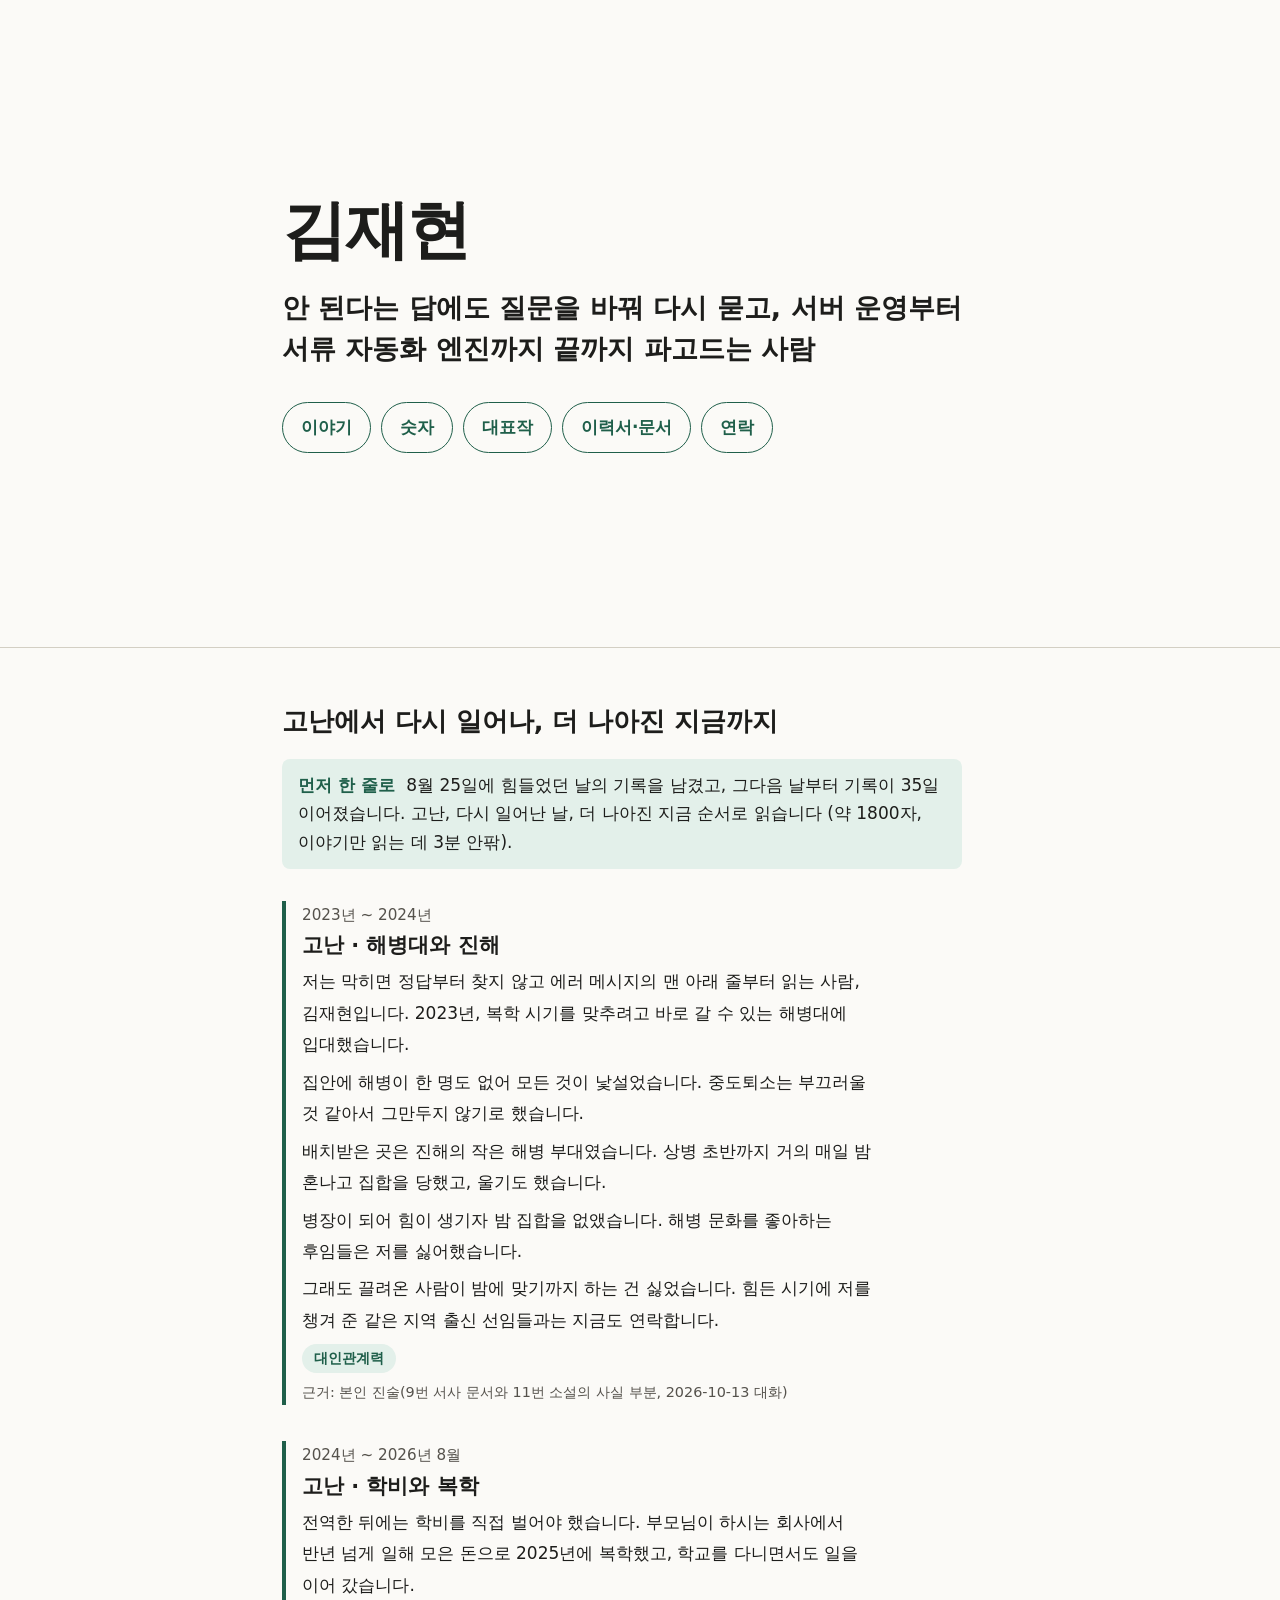
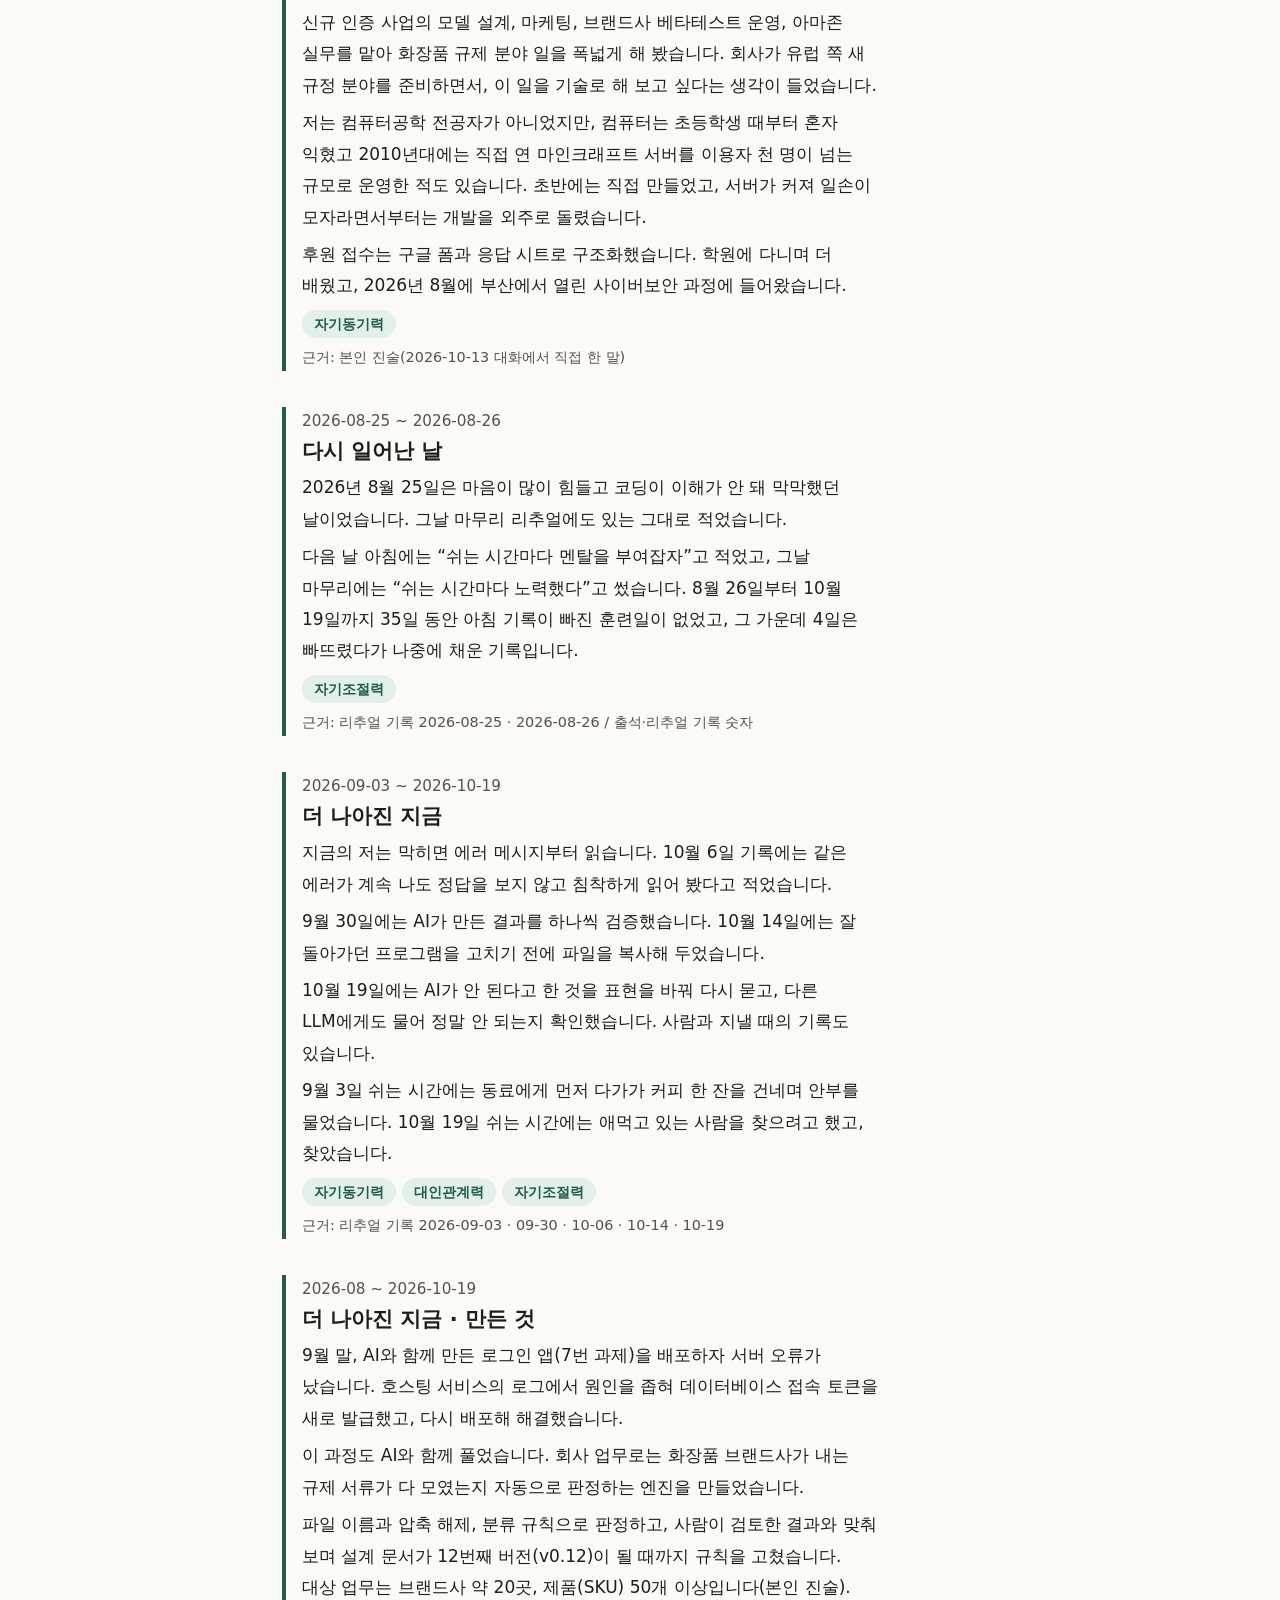
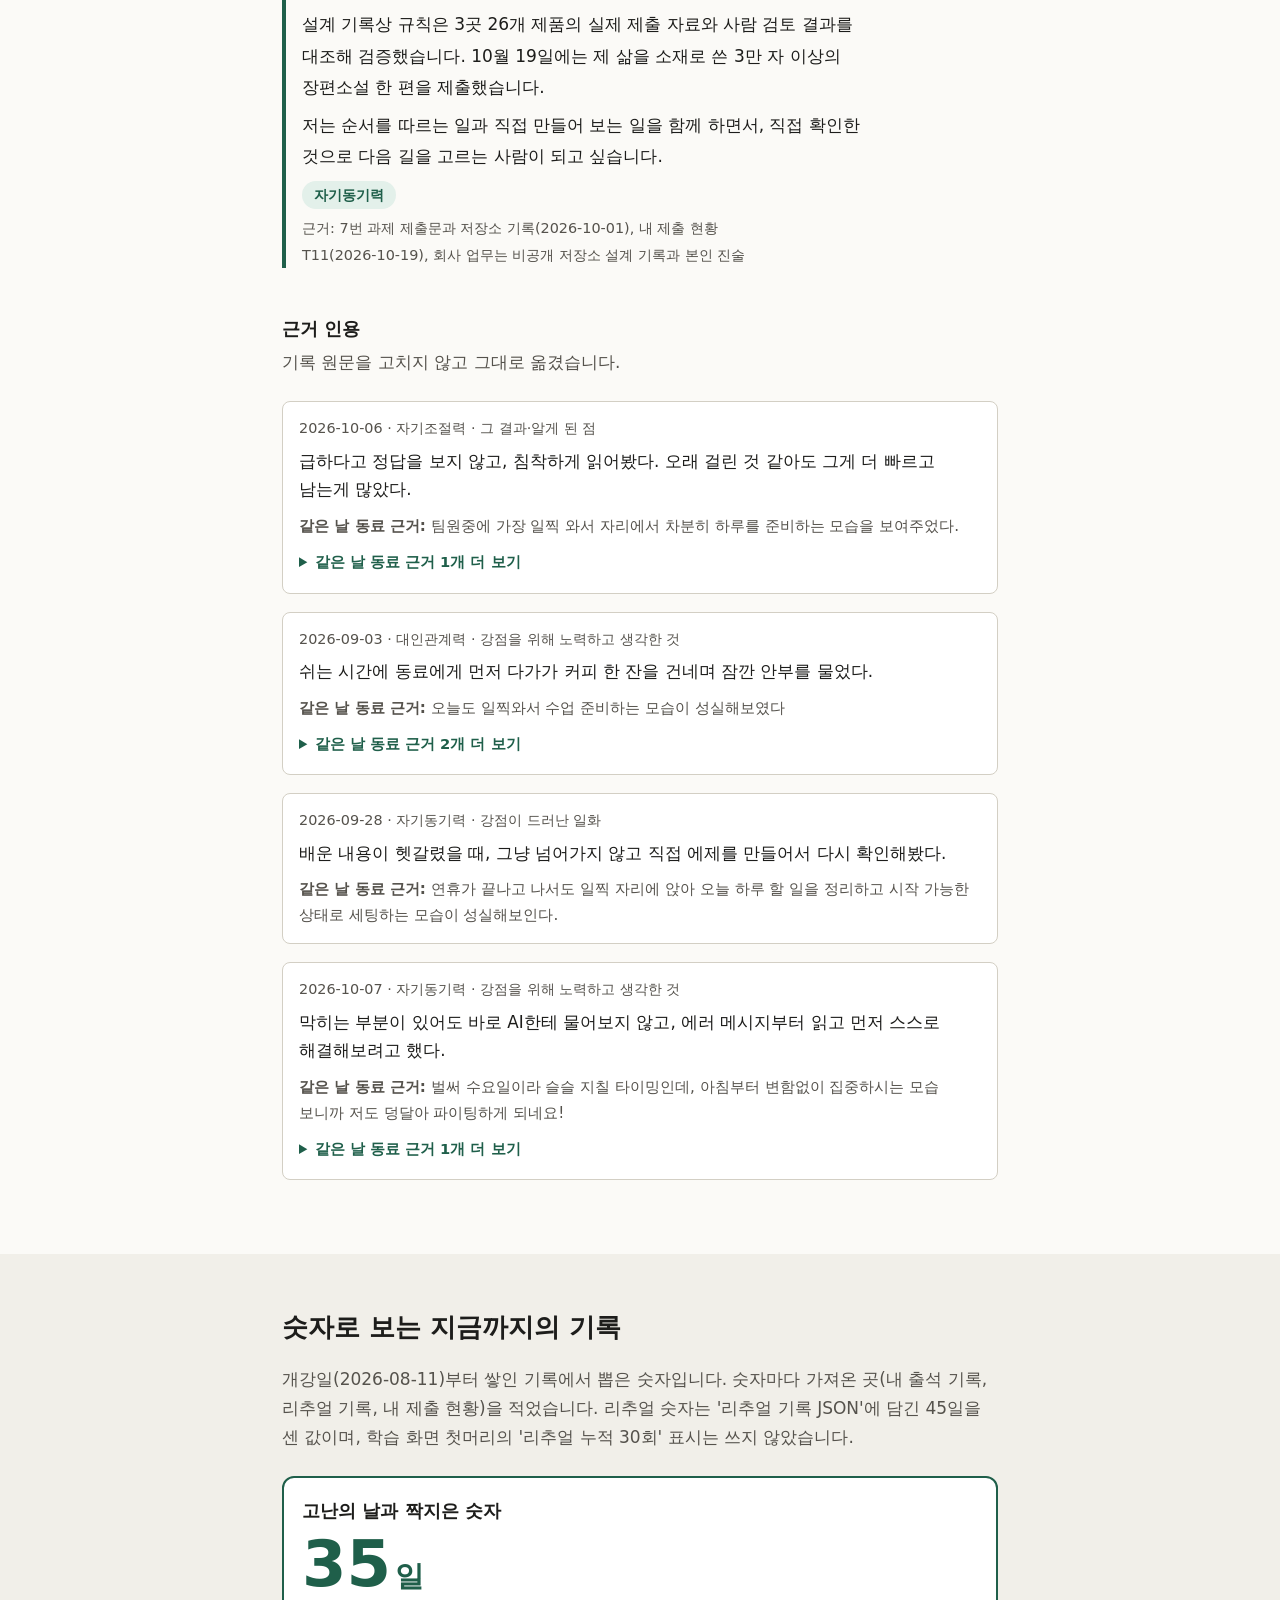
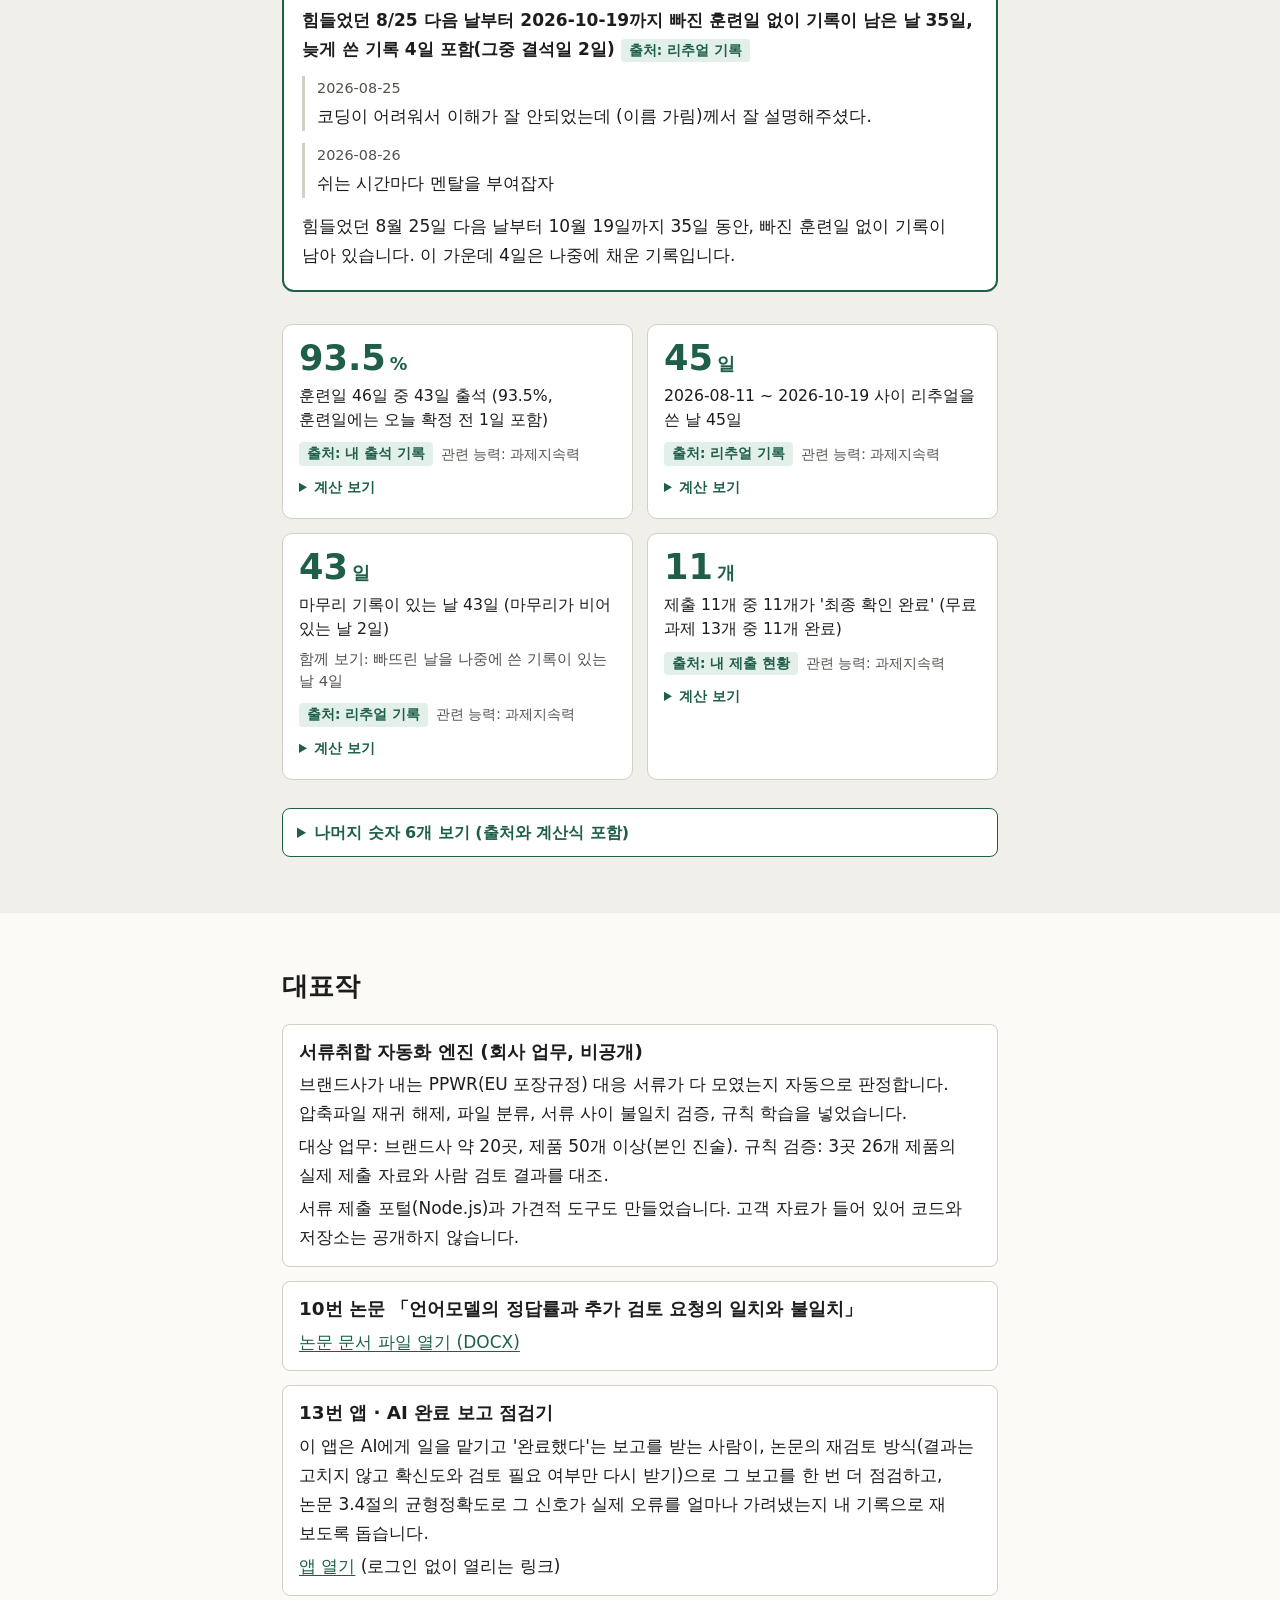
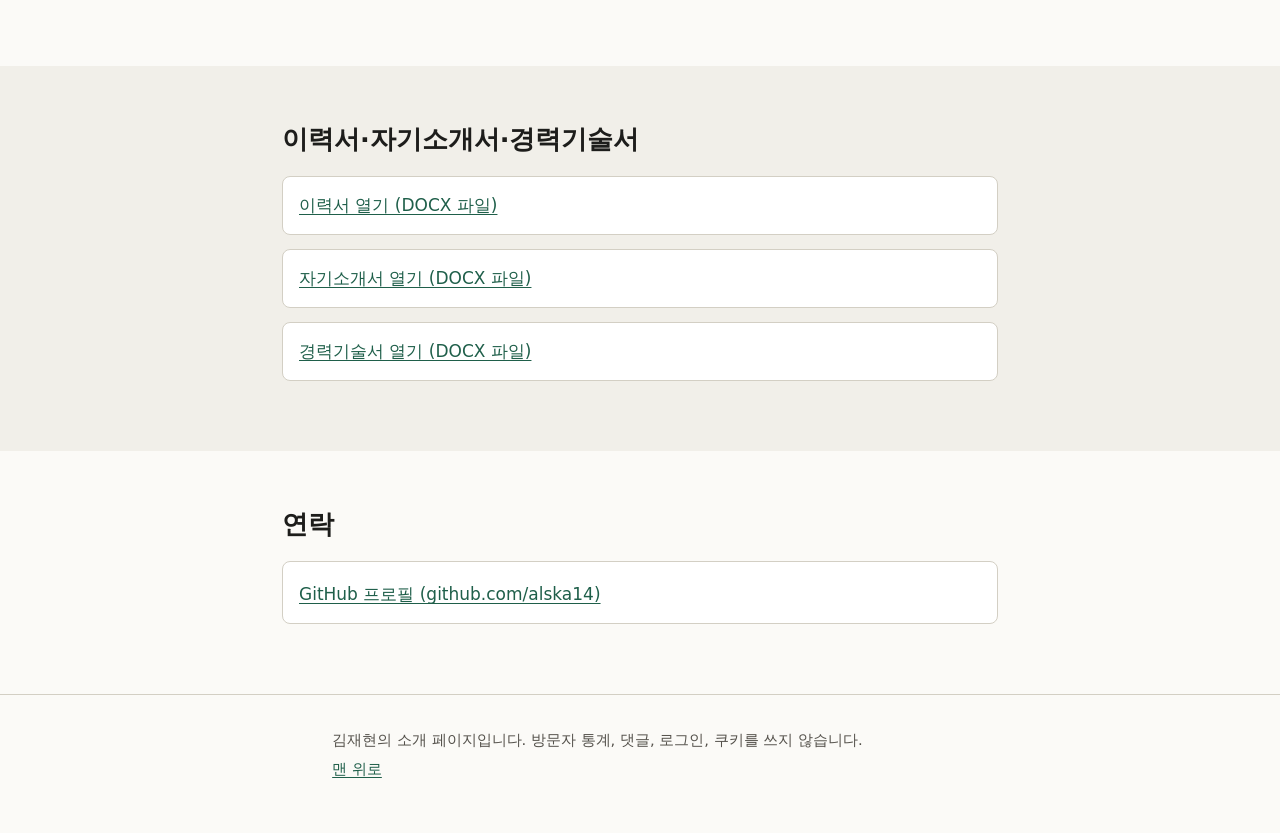
<file: index.html>
<!doctype html>
<html lang="ko">
<head>
<meta charset="utf-8">
<meta name="viewport" content="width=device-width, initial-scale=1">
<meta name="color-scheme" content="light dark">
<title>김재현 - 소개</title>
<meta name="description" content="안 된다는 답에도 질문을 바꿔 다시 묻고, 서버 운영부터 서류 자동화 엔진까지 끝까지 파고드는 사람">
<link rel="stylesheet" href="style.css">
</head>
<body>
<a class="skip" href="#main">본문으로 건너뛰기</a>

<header class="hero" id="top">
  <div class="wrap">
    <h1 class="name">김재현</h1>
    <p class="tagline">안 된다는 답에도 질문을 바꿔 다시 묻고, 서버 운영부터 서류 자동화 엔진까지 끝까지 파고드는 사람</p>
    
    <nav class="quick" aria-label="바로가기">
      <ul>
        <li><a href="#story">이야기</a></li>
        <li><a href="#numbers">숫자</a></li>
        <li><a href="#showcase">대표작</a></li>
        <li><a href="#documents">이력서·문서</a></li>
        <li><a href="#contact">연락</a></li>
      </ul>
    </nav>
  </div>
</header>

<main id="main" tabindex="-1">
  <section class="band" id="story" aria-labelledby="story-h">
    <div class="wrap">
      <h2 id="story-h">고난에서 다시 일어나, 더 나아진 지금까지</h2>
      <p class="summary"><strong>먼저 한 줄로</strong> 8월 25일에 힘들었던 날의 기록을 남겼고, 그다음 날부터 기록이 35일 이어졌습니다. 고난, 다시 일어난 날, 더 나아진 지금 순서로 읽습니다 (약 1800자, 이야기만 읽는 데 3분 안팎).</p>
      <article class="scene">
<p class="when">2023년 ~ 2024년</p>
<h3>고난 · 해병대와 진해</h3>
<p>저는 막히면 정답부터 찾지 않고 에러 메시지의 맨 아래 줄부터 읽는 사람, 김재현입니다. 2023년, 복학 시기를 맞추려고 바로 갈 수 있는 해병대에 입대했습니다.</p>
<p>집안에 해병이 한 명도 없어 모든 것이 낯설었습니다. 중도퇴소는 부끄러울 것 같아서 그만두지 않기로 했습니다.</p>
<p>배치받은 곳은 진해의 작은 해병 부대였습니다. 상병 초반까지 거의 매일 밤 혼나고 집합을 당했고, 울기도 했습니다.</p>
<p>병장이 되어 힘이 생기자 밤 집합을 없앴습니다. 해병 문화를 좋아하는 후임들은 저를 싫어했습니다.</p>
<p>그래도 끌려온 사람이 밤에 맞기까지 하는 건 싫었습니다. 힘든 시기에 저를 챙겨 준 같은 지역 출신 선임들과는 지금도 연락합니다.</p>
<ul class="chips" aria-label="드러난 능력"><li>대인관계력</li></ul>
<p class="src">근거: 본인 진술(9번 서사 문서와 11번 소설의 사실 부분, 2026-10-13 대화)</p>
</article>
<article class="scene">
<p class="when">2024년 ~ 2026년 8월</p>
<h3>고난 · 학비와 복학</h3>
<p>전역한 뒤에는 학비를 직접 벌어야 했습니다. 부모님이 하시는 회사에서 반년 넘게 일해 모은 돈으로 2025년에 복학했고, 학교를 다니면서도 일을 이어 갔습니다.</p>
<p>신규 인증 사업의 모델 설계, 마케팅, 브랜드사 베타테스트 운영, 아마존 실무를 맡아 화장품 규제 분야 일을 폭넓게 해 봤습니다. 회사가 유럽 쪽 새 규정 분야를 준비하면서, 이 일을 기술로 해 보고 싶다는 생각이 들었습니다.</p>
<p>저는 컴퓨터공학 전공자가 아니었지만, 컴퓨터는 초등학생 때부터 혼자 익혔고 2010년대에는 직접 연 마인크래프트 서버를 이용자 천 명이 넘는 규모로 운영한 적도 있습니다. 초반에는 직접 만들었고, 서버가 커져 일손이 모자라면서부터는 개발을 외주로 돌렸습니다.</p>
<p>후원 접수는 구글 폼과 응답 시트로 구조화했습니다. 학원에 다니며 더 배웠고, 2026년 8월에 부산에서 열린 사이버보안 과정에 들어왔습니다.</p>
<ul class="chips" aria-label="드러난 능력"><li>자기동기력</li></ul>
<p class="src">근거: 본인 진술(2026-10-13 대화에서 직접 한 말)</p>
</article>
<article class="scene">
<p class="when">2026-08-25 ~ 2026-08-26</p>
<h3>다시 일어난 날</h3>
<p>2026년 8월 25일은 마음이 많이 힘들고 코딩이 이해가 안 돼 막막했던 날이었습니다. 그날 마무리 리추얼에도 있는 그대로 적었습니다.</p>
<p>다음 날 아침에는 “쉬는 시간마다 멘탈을 부여잡자”고 적었고, 그날 마무리에는 “쉬는 시간마다 노력했다”고 썼습니다. 8월 26일부터 10월 19일까지 35일 동안 아침 기록이 빠진 훈련일이 없었고, 그 가운데 4일은 빠뜨렸다가 나중에 채운 기록입니다.</p>
<ul class="chips" aria-label="드러난 능력"><li>자기조절력</li></ul>
<p class="src">근거: 리추얼 기록 2026-08-25 · 2026-08-26 / 출석·리추얼 기록 숫자</p>
</article>
<article class="scene">
<p class="when">2026-09-03 ~ 2026-10-19</p>
<h3>더 나아진 지금</h3>
<p>지금의 저는 막히면 에러 메시지부터 읽습니다. 10월 6일 기록에는 같은 에러가 계속 나도 정답을 보지 않고 침착하게 읽어 봤다고 적었습니다.</p>
<p>9월 30일에는 AI가 만든 결과를 하나씩 검증했습니다. 10월 14일에는 잘 돌아가던 프로그램을 고치기 전에 파일을 복사해 두었습니다.</p>
<p>10월 19일에는 AI가 안 된다고 한 것을 표현을 바꿔 다시 묻고, 다른 LLM에게도 물어 정말 안 되는지 확인했습니다. 사람과 지낼 때의 기록도 있습니다.</p>
<p>9월 3일 쉬는 시간에는 동료에게 먼저 다가가 커피 한 잔을 건네며 안부를 물었습니다. 10월 19일 쉬는 시간에는 애먹고 있는 사람을 찾으려고 했고, 찾았습니다.</p>
<ul class="chips" aria-label="드러난 능력"><li>자기동기력</li><li>대인관계력</li><li>자기조절력</li></ul>
<p class="src">근거: 리추얼 기록 2026-09-03 · 09-30 · 10-06 · 10-14 · 10-19</p>
</article>
<article class="scene">
<p class="when">2026-08 ~ 2026-10-19</p>
<h3>더 나아진 지금 · 만든 것</h3>
<p>9월 말, AI와 함께 만든 로그인 앱(7번 과제)을 배포하자 서버 오류가 났습니다. 호스팅 서비스의 로그에서 원인을 좁혀 데이터베이스 접속 토큰을 새로 발급했고, 다시 배포해 해결했습니다.</p>
<p>이 과정도 AI와 함께 풀었습니다. 회사 업무로는 화장품 브랜드사가 내는 규제 서류가 다 모였는지 자동으로 판정하는 엔진을 만들었습니다.</p>
<p>파일 이름과 압축 해제, 분류 규칙으로 판정하고, 사람이 검토한 결과와 맞춰 보며 설계 문서가 12번째 버전(v0.12)이 될 때까지 규칙을 고쳤습니다. 대상 업무는 브랜드사 약 20곳, 제품(SKU) 50개 이상입니다(본인 진술).</p>
<p>설계 기록상 규칙은 3곳 26개 제품의 실제 제출 자료와 사람 검토 결과를 대조해 검증했습니다. 10월 19일에는 제 삶을 소재로 쓴 3만 자 이상의 장편소설 한 편을 제출했습니다.</p>
<p>저는 순서를 따르는 일과 직접 만들어 보는 일을 함께 하면서, 직접 확인한 것으로 다음 길을 고르는 사람이 되고 싶습니다.</p>
<ul class="chips" aria-label="드러난 능력"><li>자기동기력</li></ul>
<p class="src">근거: 7번 과제 제출문과 저장소 기록(2026-10-01), 내 제출 현황 T11(2026-10-19), 회사 업무는 비공개 저장소 설계 기록과 본인 진술</p>
</article>
      <div class="quotes">
<h3>근거 인용</h3>
<p class="lead">기록 원문을 고치지 않고 그대로 옮겼습니다.</p>
<figure class="quote">
<p class="meta">2026-10-06 · 자기조절력 · 그 결과·알게 된 점</p>
<blockquote>급하다고 정답을 보지 않고, 침착하게 읽어봤다. 오래 걸린 것 같아도 그게 더 빠르고 남는게 많았다.</blockquote>
<p class="peer"><strong>같은 날 동료 근거:</strong> 팀원중에 가장 일찍 와서 자리에서 차분히 하루를 준비하는 모습을 보여주었다.</p>
<details class="more"><summary>같은 날 동료 근거 1개 더 보기</summary>
<p class="peer">아침부터 필요한 걸 챙기고 바로 준비하시는 모습을 보니, 쉬고 난 뒤에도 다시 시작하는 힘이 좋은 것 같습니다.</p>
</details>
</figure>
<figure class="quote">
<p class="meta">2026-09-03 · 대인관계력 · 강점을 위해 노력하고 생각한 것</p>
<blockquote>쉬는 시간에 동료에게 먼저 다가가 커피 한 잔을 건네며 잠깐 안부를 물었다.</blockquote>
<p class="peer"><strong>같은 날 동료 근거:</strong> 오늘도 일찍와서 수업 준비하는 모습이 성실해보였다</p>
<details class="more"><summary>같은 날 동료 근거 2개 더 보기</summary>
<p class="peer">오늘 우리 팀원 중에 제일 일찍 오셨는데 보기 좋다.</p>
<p class="peer">(이름 가림)께 질문할때 구체적이고 차분하게 질문하는 모습이 배워야 할 점이라 생각했다.</p>
</details>
</figure>
<figure class="quote">
<p class="meta">2026-09-28 · 자기동기력 · 강점이 드러난 일화</p>
<blockquote>배운 내용이 헷갈렸을 때, 그냥 넘어가지 않고 직접 에제를 만들어서 다시 확인해봤다.</blockquote>
<p class="peer"><strong>같은 날 동료 근거:</strong> 연휴가 끝나고 나서도 일찍 자리에 앉아 오늘 하루 할 일을 정리하고 시작 가능한 상태로 세팅하는 모습이 성실해보인다.</p>
</figure>
<figure class="quote">
<p class="meta">2026-10-07 · 자기동기력 · 강점을 위해 노력하고 생각한 것</p>
<blockquote>막히는 부분이 있어도 바로 AI한테 물어보지 않고, 에러 메시지부터 읽고 먼저 스스로 해결해보려고 했다.</blockquote>
<p class="peer"><strong>같은 날 동료 근거:</strong> 벌써 수요일이라 슬슬 지칠 타이밍인데, 아침부터 변함없이 집중하시는 모습 보니까 저도 덩달아 파이팅하게 되네요!</p>
<details class="more"><summary>같은 날 동료 근거 1개 더 보기</summary>
<p class="peer">아침 수업이 피곤할텐데도 불구하고 항상 밝은 모습으로 주변을 대할 줄 안다.</p>
</details>
</figure>
</div>
    </div>
  </section>

  <section class="band alt" id="numbers" aria-labelledby="numbers-h">
    <div class="wrap">
      <h2 id="numbers-h">숫자로 보는 지금까지의 기록</h2>
      <p class="lead">개강일(2026-08-11)부터 쌓인 기록에서 뽑은 숫자입니다. 숫자마다 가져온 곳(내 출석 기록, 리추얼 기록, 내 제출 현황)을 적었습니다. 리추얼 숫자는 '리추얼 기록 JSON'에 담긴 45일을 센 값이며, 학습 화면 첫머리의 '리추얼 누적 30회' 표시는 쓰지 않았습니다.</p>
      <div class="pair">
<h3>고난의 날과 짝지은 숫자</h3>
<p class="big">35<small>일</small></p>
<p class="text">힘들었던 8/25 다음 날부터 2026-10-19까지 빠진 훈련일 없이 기록이 남은 날 35일, 늦게 쓴 기록 4일 포함(그중 결석일 2일) <span class="src-badge">출처: 리추얼 기록</span></p>
<div class="scene-q"><p class="meta">2026-08-25</p><p>코딩이 어려워서 이해가 잘 안되었는데 (이름 가림)께서 잘 설명해주셨다.</p></div>
<div class="scene-q"><p class="meta">2026-08-26</p><p>쉬는 시간마다 멘탈을 부여잡자</p></div>
<p class="cap">힘들었던 8월 25일 다음 날부터 10월 19일까지 35일 동안, 빠진 훈련일 없이 기록이 남아 있습니다. 이 가운데 4일은 나중에 채운 기록입니다.</p>
</div>
      <ul class="cards" aria-label="핵심 숫자"><li class="card"><p class="v">93.5<small>%</small></p><p class="t">훈련일 46일 중 43일 출석 (93.5%, 훈련일에는 오늘 확정 전 1일 포함)</p><p class="srcline"><span class="src-badge">출처: 내 출석 기록</span> <span class="ab">관련 능력: 과제지속력</span></p><details class="calc"><summary>계산 보기</summary><p>출석 43 / 훈련일 46 × 100 = 93.5% (결석 2일: 2026-10-15, 2026-10-16)</p></details></li>
<li class="card"><p class="v">45<small>일</small></p><p class="t">2026-08-11 ~ 2026-10-19 사이 리추얼을 쓴 날 45일</p><p class="srcline"><span class="src-badge">출처: 리추얼 기록</span> <span class="ab">관련 능력: 과제지속력</span></p><details class="calc"><summary>계산 보기</summary><p>days 배열 길이 = 45</p></details></li>
<li class="card"><p class="v">43<small>일</small></p><p class="t">마무리 기록이 있는 날 43일 (마무리가 비어 있는 날 2일)</p><p class="t plus">함께 보기: 빠뜨린 날을 나중에 쓴 기록이 있는 날 4일</p><p class="srcline"><span class="src-badge">출처: 리추얼 기록</span> <span class="ab">관련 능력: 과제지속력</span></p><details class="calc"><summary>계산 보기</summary><p>close 가 비어 있지 않은 날 43일. 비어 있는 날: 2026-08-11, 2026-09-21</p><p>&#x27;표시: 늦은 작성&#x27; 항목이 있는 날 = 2026-08-31, 2026-09-14, 2026-10-15, 2026-10-16</p></details></li>
<li class="card"><p class="v">11<small>개</small></p><p class="t">제출 11개 중 11개가 &#x27;최종 확인 완료&#x27; (무료 과제 13개 중 11개 완료)</p><p class="srcline"><span class="src-badge">출처: 내 제출 현황</span> <span class="ab">관련 능력: 과제지속력</span></p><details class="calc"><summary>계산 보기</summary><p>tasks 11개 중 상태가 &#x27;최종 확인 완료&#x27;인 것 11개 (T01 ~ T11)</p></details></li></ul>
<details class="more-nums"><summary>나머지 숫자 6개 보기 (출처와 계산식 포함)</summary>
<table class="nums">
<caption>그 밖의 기록 숫자와 출처</caption>
<thead><tr><th scope="col">숫자</th><th scope="col">내용</th><th scope="col">출처</th></tr></thead>
<tbody>
<tr><td class="v">45 일</td><td>아침 기록이 있는 날 45일<span class="detail">계산: open 이 비어 있지 않은 날 수 = 45</span> <span class="detail">관련 능력: 과제지속력</span></td><td><span class="src-badge">리추얼 기록</span></td></tr>
<tr><td class="v">42 일</td><td>마무리에서 &#x27;실천했다&#x27;고 쓴 날 42일<span class="detail">계산: &#x27;강점 행동: 실천했다&#x27; 횟수 = 42</span> <span class="detail">관련 능력: 과제지속력</span></td><td><span class="src-badge">리추얼 기록</span></td></tr>
<tr><td class="v">1 일</td><td>마무리에서 &#x27;일부 실천했다&#x27;고 쓴 날 1일<span class="detail">계산: &#x27;강점 행동: 일부 실천했다&#x27; 횟수 = 1</span> <span class="detail">관련 능력: 과제지속력</span></td><td><span class="src-badge">리추얼 기록</span></td></tr>
<tr><td class="v">5 분</td><td>호흡 기록 처음 0.01분 → 최댓값 5분<span class="detail">계산: 첫 기록 0.01분(2026-08-11) → 최댓값 5분. 호흡 기록 45회 중 최댓값과 같은 기록 14회</span> <span class="detail">관련 능력: 회복탄력성</span></td><td><span class="src-badge">리추얼 기록</span></td></tr>
<tr><td class="v">14 일</td><td>호흡을 5분 이상 기록한 날 14일<span class="detail">계산: 호흡 값 &gt;= 5분인 날 수 = 14 / 호흡 기록 45일</span> <span class="detail">관련 능력: 회복탄력성</span></td><td><span class="src-badge">리추얼 기록</span></td></tr>
<tr><td class="v">11 주</td><td>개강 주부터 11주(마지막 주는 월요일까지 지남) 중 기록이 있는 주 11주<span class="detail">계산: 개강 2026-08-11(화)가 속한 월요일 시작 주를 1주차로, 마지막 기록일 2026-10-19까지 11주. 기록이 있는 주 11주. 마지막 주는 월요일까지만 지났다.</span> <span class="detail">관련 능력: 과제지속력</span></td><td><span class="src-badge">리추얼 기록</span></td></tr>
</tbody></table>
<h4 class="weeks-h">주차별 기록 수 (2026-08-11 개강 주부터, 지난 주 11개 중 기록이 있는 주 11개) <span class="src-badge">출처: 리추얼 기록</span></h4>
<ul class="weeks"><li>1주차(2026-08-10) 4건</li><li>2주차(2026-08-17) 4건</li><li>3주차(2026-08-24) 5건</li><li>4주차(2026-08-31) 5건</li><li>5주차(2026-09-07) 5건</li><li>6주차(2026-09-14) 5건</li><li>7주차(2026-09-21) 3건</li><li>8주차(2026-09-28) 5건</li><li>9주차(2026-10-05) 3건</li><li>10주차(2026-10-12) 5건</li><li>11주차(2026-10-19) 1건</li></ul>
</details>
    </div>
  </section>

  <section class="band" id="showcase" aria-labelledby="showcase-h">
    <div class="wrap">
      <h2 id="showcase-h">대표작</h2>
      <div class="slot"><h3>서류취합 자동화 엔진 (회사 업무, 비공개)</h3><p>브랜드사가 내는 PPWR(EU 포장규정) 대응 서류가 다 모였는지 자동으로 판정합니다. 압축파일 재귀 해제, 파일 분류, 서류 사이 불일치 검증, 규칙 학습을 넣었습니다.</p><p>대상 업무: 브랜드사 약 20곳, 제품 50개 이상(본인 진술). 규칙 검증: 3곳 26개 제품의 실제 제출 자료와 사람 검토 결과를 대조.</p><p>서류 제출 포털(Node.js)과 가견적 도구도 만들었습니다. 고객 자료가 들어 있어 코드와 저장소는 공개하지 않습니다.</p></div>
<div class="slot"><h3>10번 논문 「언어모델의 정답률과 추가 검토 요청의 일치와 불일치」</h3><p><a href="docs/paper.docx">논문 문서 파일 열기 (DOCX)</a></p></div>
<div class="slot"><h3>13번 앱 · AI 완료 보고 점검기</h3><p>이 앱은 AI에게 일을 맡기고 &#x27;완료했다&#x27;는 보고를 받는 사람이, 논문의 재검토 방식(결과는 고치지 않고 확신도와 검토 필요 여부만 다시 받기)으로 그 보고를 한 번 더 점검하고, 논문 3.4절의 균형정확도로 그 신호가 실제 오류를 얼마나 가려냈는지 내 기록으로 재 보도록 돕습니다.</p><p><a href="https://alska14.github.io/review-signal-app/">앱 열기</a> (로그인 없이 열리는 링크)</p></div>
    </div>
  </section>

  <section class="band alt" id="documents" aria-labelledby="documents-h">
    <div class="wrap">
      <h2 id="documents-h">이력서·자기소개서·경력기술서</h2>
      <ul class="docs">
<li class="doc"><a href="docs/resume.docx">이력서 열기 (DOCX 파일)</a></li>
<li class="doc"><a href="docs/cover_letter.docx">자기소개서 열기 (DOCX 파일)</a></li>
<li class="doc"><a href="docs/career_description.docx">경력기술서 열기 (DOCX 파일)</a></li>
</ul>
    </div>
  </section>

  <section class="band" id="contact" aria-labelledby="contact-h">
    <div class="wrap">
      <h2 id="contact-h">연락</h2>
      <div class="contact-card">
<p><a href="https://github.com/alska14">GitHub 프로필 (github.com/alska14)</a></p>
</div>
    </div>
  </section>
</main>

<footer class="foot">
  <div class="wrap">
    <p>김재현의 소개 페이지입니다. 방문자 통계, 댓글, 로그인, 쿠키를 쓰지 않습니다.</p>
    <p><a href="#top">맨 위로</a></p>
  </div>
</footer>
</body>
</html>
</file>
<file: style.css>
/* 외부 폰트·이미지·스크립트 없음. 시스템 글꼴만 사용. */
:root {
  --bg: #fbfaf7;
  --bg-alt: #f1efe9;
  --card: #ffffff;
  --text: #1d1d1b;
  --muted: #55524c;
  --line: #d3cfc4;
  --accent: #1f5f4a;
  --accent-bg: #e3f0ea;
  --draft-bg: #fff1c2;
  --draft-text: #5a4200;
  --draft-line: #a67c00;
  --focus: #0b57d0;
}
@media (prefers-color-scheme: dark) {
  :root {
    --bg: #141413;
    --bg-alt: #1d1d1b;
    --card: #222220;
    --text: #ecebe6;
    --muted: #b4b1a8;
    --line: #45433e;
    --accent: #86d6b5;
    --accent-bg: #1c3329;
    --draft-bg: #3a2f08;
    --draft-text: #ffe08a;
    --draft-line: #b58900;
    --focus: #8ab4f8;
  }
}
* { box-sizing: border-box; }
html { scroll-behavior: smooth; -webkit-text-size-adjust: 100%; }
@media (prefers-reduced-motion: reduce) { html { scroll-behavior: auto; } }
body {
  margin: 0;
  background: var(--bg);
  color: var(--text);
  font-family: system-ui, -apple-system, "Apple SD Gothic Neo", "Malgun Gothic", "Noto Sans KR", sans-serif;
  font-size: 1.0625rem;
  line-height: 1.7;
  word-break: keep-all;
  overflow-wrap: break-word;
}
.wrap { max-width: 44em; margin: 0 auto; padding: 0 16px; }
a { color: var(--accent); text-underline-offset: 3px; }
a:hover { text-decoration-thickness: 2px; }
:focus-visible { outline: 3px solid var(--focus); outline-offset: 2px; border-radius: 2px; }

.skip {
  position: absolute; left: 8px; top: -60px; z-index: 10;
  background: var(--text); color: var(--bg); padding: 8px 14px; border-radius: 4px;
}
.skip:focus { top: 8px; }

/* hero */
.hero {
  min-height: 72vh; min-height: 72svh;
  display: flex; align-items: center;
  padding: 48px 0;
  border-bottom: 1px solid var(--line);
}
.hero .wrap { width: 100%; }
.name { font-size: clamp(2.4rem, 9vw, 4rem); line-height: 1.15; margin: 0 0 20px; letter-spacing: -0.02em; }
.tagline { font-size: clamp(1.25rem, 4.2vw, 1.7rem); line-height: 1.5; margin: 0 0 12px; font-weight: 600; }
.quick ul { list-style: none; padding: 0; margin: 32px 0 0; display: flex; flex-wrap: wrap; gap: 10px; }
.quick a {
  display: inline-block; padding: 10px 18px; min-height: 44px;
  border: 1px solid var(--accent); border-radius: 999px; text-decoration: none; font-weight: 600;
}
.quick a:hover { background: var(--accent-bg); }

/* sections */
.band { padding: 56px 0; }
.band.alt { background: var(--bg-alt); }
h2 { font-size: 1.6rem; line-height: 1.35; margin: 0 0 20px; }
h3 { font-size: 1.15rem; line-height: 1.4; margin: 0 0 6px; }
h4 { font-size: 1rem; line-height: 1.4; margin: 24px 0 6px; }
main:focus { outline: none; }
.lead { color: var(--muted); margin: 0 0 24px; }

/* story */
.scene { margin: 0 0 36px; padding-left: 16px; border-left: 4px solid var(--accent); }
.scene .when { margin: 0; color: var(--muted); font-size: .95rem; }
.scene p { margin: 6px 0; max-width: 34em; line-height: 1.85; }
.scene .when .badge { margin-left: 6px; vertical-align: middle; }
.scene h3 { font-size: 1.3rem; margin-top: 2px; }
.summary { background: var(--accent-bg); color: var(--text); border-radius: 8px; padding: 12px 16px; margin: 0 0 32px; max-width: 40em; }
.summary strong { color: var(--accent); margin-right: 6px; }
.scene .src { color: var(--muted); font-size: .9rem; }
.chips { list-style: none; margin: 8px 0 0; padding: 0; display: flex; flex-wrap: wrap; gap: 6px; }
.chips li { background: var(--accent-bg); color: var(--accent); border-radius: 999px; padding: 2px 12px; font-size: .9rem; font-weight: 600; }

.quotes { margin-top: 48px; }
.quote {
  margin: 0 0 18px; padding: 14px 16px; background: var(--card);
  border: 1px solid var(--line); border-radius: 8px;
}
.quote .meta { margin: 0 0 6px; font-size: .9rem; color: var(--muted); }
.quote blockquote { margin: 0; font-size: 1.05rem; }
.quote .peer { margin: 10px 0 0; font-size: .95rem; color: var(--muted); }
details > summary { cursor: pointer; font-weight: 600; color: var(--accent); min-height: 32px; padding: 4px 0; }
.quote .more { margin-top: 6px; }
.quote .more summary { font-size: .92rem; }
.more-nums { margin-top: 28px; }
.more-nums > summary { font-size: 1rem; border: 1px solid var(--accent); border-radius: 8px; padding: 10px 14px; background: var(--card); }
.more-nums[open] > summary { margin-bottom: 14px; }
.cards { list-style: none; padding: 0; margin: 0; display: grid; grid-template-columns: repeat(auto-fit, minmax(15rem, 1fr)); gap: 14px; }
.card { background: var(--card); border: 1px solid var(--line); border-radius: 10px; padding: 14px 16px; }
.card .v { font-size: 2.2rem; font-weight: 800; line-height: 1.1; margin: 0; color: var(--accent); }
.card .v small { font-size: .5em; margin-left: 4px; font-weight: 700; }
.card .t { margin: 6px 0 0; font-size: .98rem; line-height: 1.55; }
.card .plus { color: var(--muted); font-size: .92rem; }
.card .srcline { margin: 10px 0 0; display: flex; flex-wrap: wrap; align-items: center; gap: 4px 8px; }
.card .ab { color: var(--muted); font-size: .85rem; }
.card .calc { margin-top: 6px; }
.card .calc summary { font-size: .88rem; }
.card .calc p { margin: 2px 0; font-size: .85rem; color: var(--muted); }

/* badges */
.badge, .src-badge {
  display: inline-block; border-radius: 4px; padding: 1px 8px; font-size: .85rem; font-weight: 700; line-height: 1.6;
}
.draft {
  background: var(--draft-bg); color: var(--draft-text); border: 1px solid var(--draft-line);
}
.badge.sm { font-size: .72rem; padding: 0 6px; font-weight: 600; line-height: 1.5; }
.draft-banner { margin: 10px 0 0; padding: 10px 14px; background: var(--draft-bg); color: var(--draft-text); border: 1px solid var(--draft-line); border-radius: 8px; font-size: .95rem; max-width: 34em; }
.draft-banner .badge { margin-right: 6px; }
.draft-note { margin: 4px 0 8px; font-size: .9rem; color: var(--muted); }
.src-badge { background: var(--accent-bg); color: var(--accent); white-space: nowrap; }

/* numbers */
.pair {
  background: var(--card); border: 2px solid var(--accent); border-radius: 12px;
  padding: 20px 18px; margin: 0 0 32px;
}
.pair .big { font-size: clamp(2.6rem, 12vw, 4rem); font-weight: 800; line-height: 1.1; color: var(--accent); margin: 0; }
.pair .big small { font-size: .45em; font-weight: 700; margin-left: 4px; }
.pair .text { margin: 6px 0 12px; font-weight: 600; }
.pair .scene-q { margin: 12px 0 0; padding-left: 12px; border-left: 3px solid var(--line); }
.pair .scene-q .meta { margin: 0; font-size: .9rem; color: var(--muted); }
.pair .scene-q p { margin: 2px 0 0; }
.pair .cap { margin: 14px 0 0; }
table.nums { width: 100%; border-collapse: collapse; background: var(--card); border: 1px solid var(--line); }
table.nums caption { text-align: left; color: var(--muted); padding: 0 0 8px; font-size: .95rem; }
table.nums th, table.nums td { text-align: left; vertical-align: top; padding: 10px 12px; border-top: 1px solid var(--line); }
table.nums thead th { border-top: 0; background: var(--bg-alt); font-size: .9rem; }
table.nums td.v { font-weight: 800; white-space: nowrap; font-size: 1.1rem; }
table.nums .detail { display: block; color: var(--muted); font-size: .88rem; }
.weeks { list-style: none; padding: 0; margin: 12px 0 0; display: flex; flex-wrap: wrap; gap: 6px; }
.weeks li { background: var(--card); border: 1px solid var(--line); border-radius: 6px; padding: 2px 10px; font-size: .9rem; }
.weeks-h { margin: 28px 0 0; font-size: 1rem; }
@media (max-width: 560px) {
  table.nums thead { position: absolute; left: -9999px; }
  table.nums, table.nums tbody, table.nums tr, table.nums td, table.nums caption { display: block; width: 100%; }
  table.nums tr { border-top: 1px solid var(--line); padding: 8px 0; }
  table.nums td { border: 0; padding: 2px 12px; }
}

/* showcase, docs, contact */
.slot, .doc, .contact-card {
  background: var(--card); border: 1px solid var(--line); border-radius: 8px; padding: 14px 16px; margin: 0 0 14px;
}
.slot p, .contact-card p { margin: 4px 0 0; }
.slot.empty { border-style: dashed; }
.docs { list-style: none; padding: 0; margin: 0; }
.docs .doc { display: flex; flex-wrap: wrap; align-items: center; gap: 8px 12px; }
.doc .wait { color: var(--muted); font-size: .9rem; border: 1px dashed var(--muted); border-radius: 4px; padding: 0 8px; }

.foot { padding: 28px 0 48px; color: var(--muted); font-size: .92rem; border-top: 1px solid var(--line); }
.foot p { margin: 4px 0; }

@media print {
  :root { --bg: #fff; --bg-alt: #fff; --card: #fff; --text: #000; --muted: #333; --line: #999; --accent: #000; --accent-bg: #eee; --draft-bg: #fff; --draft-text: #000; }
  body { font-size: 11pt; line-height: 1.6; }
  .skip, .quick { display: none; }
  .hero { min-height: auto; padding: 0 0 12pt; }
  .band { padding: 14pt 0; }
  .scene, .quote, .card, .slot, .pair { break-inside: avoid; }
  details::details-content { content-visibility: visible; display: block; }
  details > summary { list-style: none; }
  a { color: #000; }
  .docs a[href]::after, .contact-card a[href]::after { content: " (" attr(href) ")"; font-size: .85em; }
}
</file>
